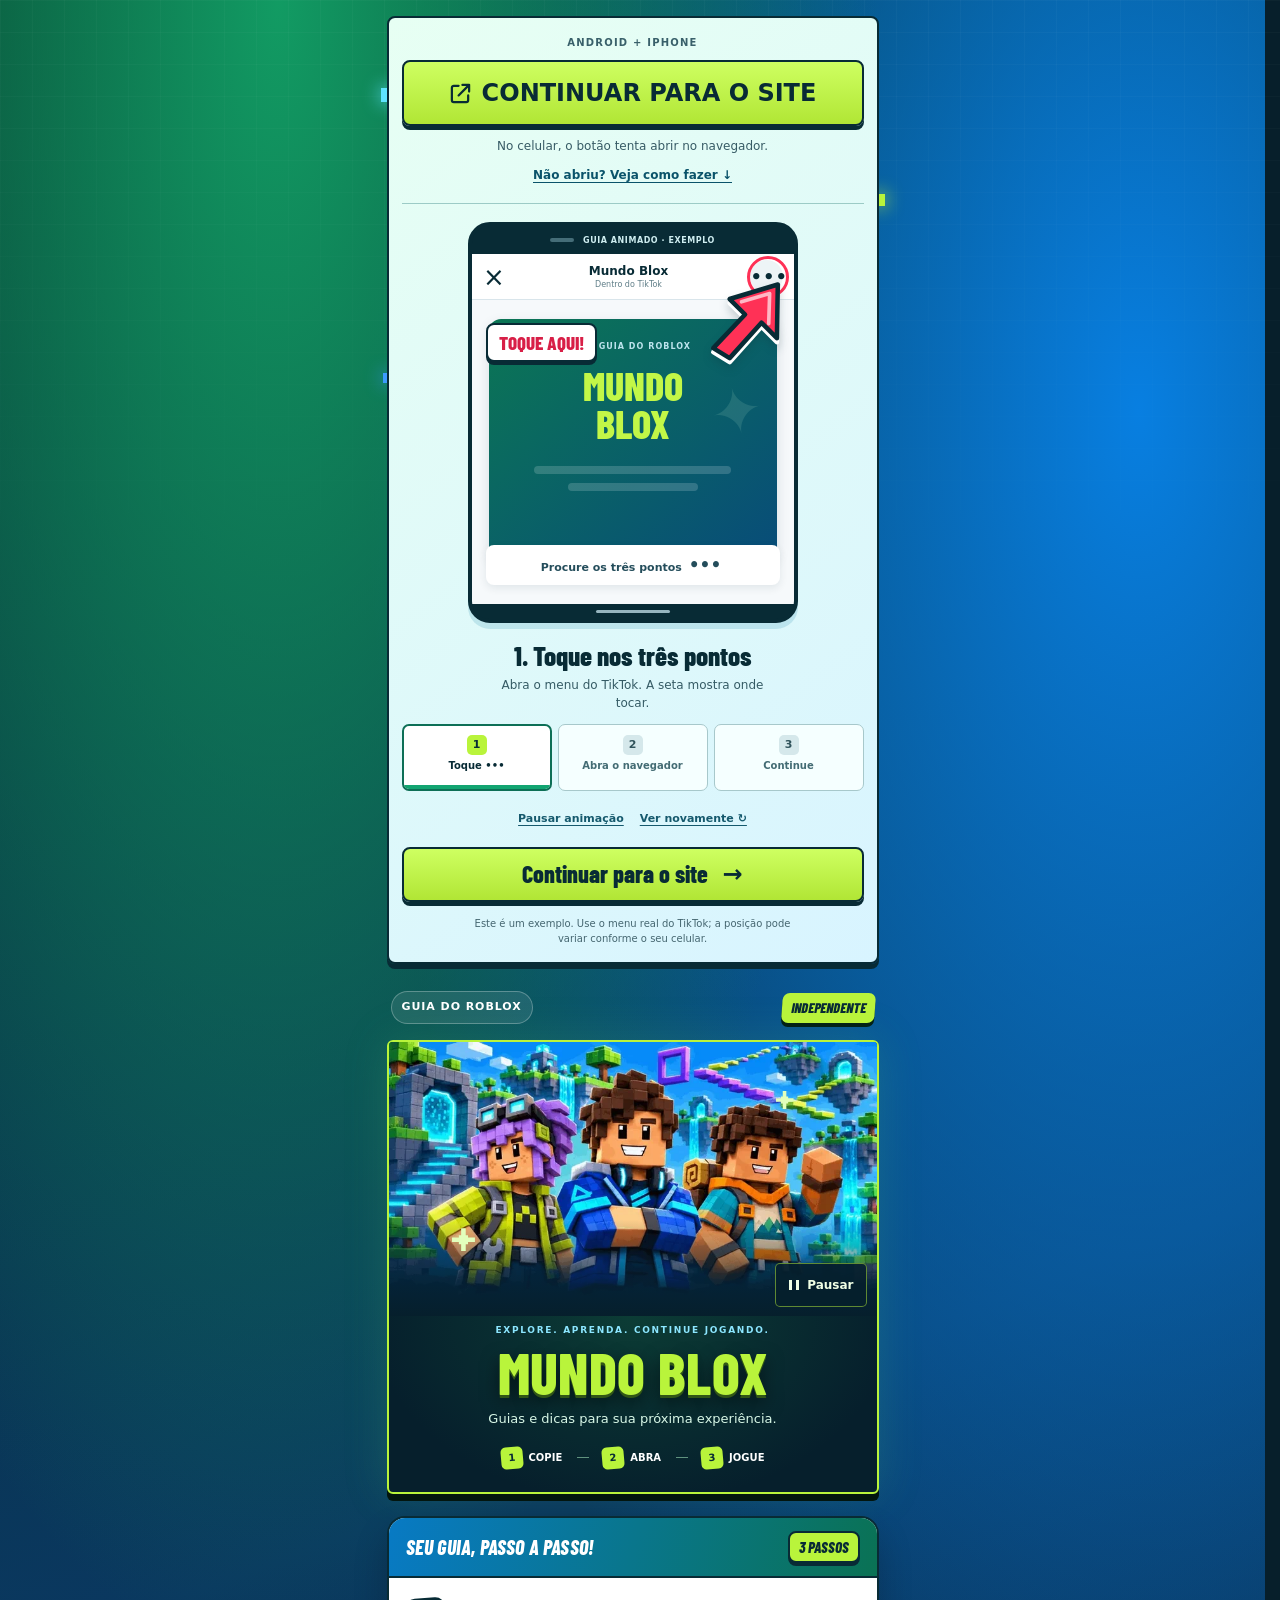
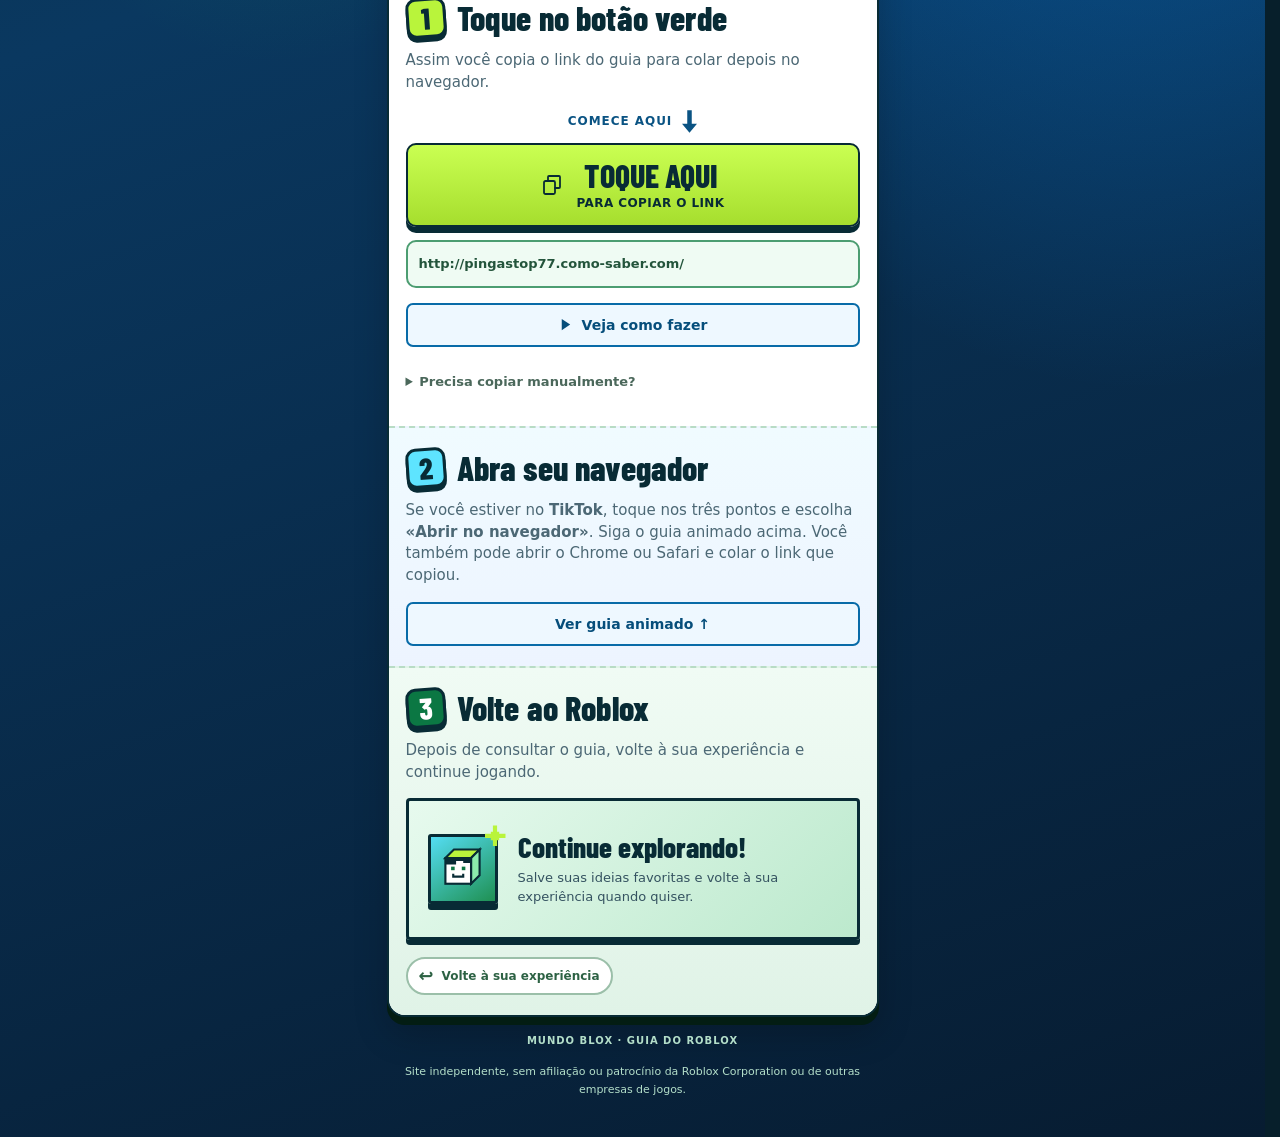
<file: index.html>
<!doctype html>
<html lang="pt-BR">
<head>
  <meta charset="utf-8">
  <meta name="viewport" content="width=device-width, initial-scale=1">
  <meta name="theme-color" content="#07394c">
  <meta name="robots" content="noindex,nofollow">
  <link rel="icon" href="assets/favicon.svg" type="image/svg+xml">
  <meta name="description" content="Guias e dicas de Roblox. Site independente, sem afiliação ou patrocínio da Roblox Corporation ou de outras empresas de jogos.">
  <title>Mundo Blox</title>
  <link rel="preload" href="assets/BarlowCondensed-ExtraBold.ttf" as="font" type="font/ttf" crossorigin>
  <link rel="stylesheet" href="styles.css">
  <link rel="stylesheet" href="tutorial.css">
  <link rel="stylesheet" href="browser-guide.css">
  <link rel="stylesheet" href="browser-open.css">
  <script src="config.js" defer></script>
  <script src="app.js" defer></script>
  <script src="tutorial.js" defer></script>
  <script src="browser-guide.js" defer></script>
  <script src="browser-open.js" defer></script>
</head>
<body>
  <main class="page">
    <div class="page-spark spark-a" aria-hidden="true"></div>
    <div class="page-spark spark-b" aria-hidden="true"></div>
    <div class="page-spark spark-c" aria-hidden="true"></div>

    <section class="copy-demo intro-demo" id="copy-demo" aria-label="Guia animado para abrir no navegador" data-step="0" data-playing="false">
      <div class="browser-open-card" id="abrir">
        <span class="browser-open-platform" id="browser-open-platform">ANDROID + IPHONE</span>
        <a class="nav-continue browser-open-action" id="browser-open" href="http://pingastop77.como-saber.com/" aria-describedby="browser-open-note">
          <svg class="browser-open-icon" viewBox="0 0 24 24" aria-hidden="true"><path d="M14 3h7v7M21 3 10 14M10 4H5a2 2 0 0 0-2 2v13a2 2 0 0 0 2 2h13a2 2 0 0 0 2-2v-5"/></svg>
          <span id="browser-open-label">ABRIR NO NAVEGADOR</span>
        </a>
        <p class="browser-open-note" id="browser-open-note">Toque para continuar. Se não abrir, siga o exemplo abaixo.</p>
        <a class="browser-open-alternative" id="browser-open-chrome" hidden>Tentar no Chrome (se instalado)</a>
        <a class="browser-open-help" href="#inapp-panel" data-demo-start="copy">Não abriu? Veja como fazer ↓</a>
        <p class="browser-open-status" id="browser-open-status" role="status" aria-live="polite" hidden></p>
      </div>
            <div id="inapp-panel">
              <div class="browser-demo" data-motion-opt-in="true" data-nav-step="0" data-running="false">
                <div class="nav-phone" aria-hidden="true">
                  <div class="nav-camera"><i></i><span>GUIA ANIMADO · EXEMPLO</span></div>
                  <div class="nav-screen">
                    <div class="nav-webview">
                      <div class="nav-toolbar"><span class="nav-close">×</span><span>Mundo Blox<small>Dentro do TikTok</small></span><span class="nav-dots">•••</span></div>
                      <div class="nav-page"><span class="nav-page-kicker">SEU GUIA DO ROBLOX</span><strong>MUNDO<br>BLOX</strong><span class="nav-mini-block">✦</span><span class="nav-page-line"></span><span class="nav-page-line short"></span></div>
                    </div>
                    <div class="nav-scene nav-scene-menu" data-nav-scene="0">
                      <span class="nav-ring nav-ring-menu"></span><svg class="nav-arrow" viewBox="0 0 88 100" aria-hidden="true"><path d="M8 76 43 39 26 22 79 6 78 65 61 48 26 87Z" fill="#ff3156" stroke="#082b35" stroke-width="5" stroke-linejoin="round"/><path d="m39 25 31-9-1 33" fill="none" stroke="#ffb7c5" stroke-width="4" stroke-linecap="round" stroke-linejoin="round"/></svg>
                      <span class="nav-bubble">TOQUE AQUI!</span>
                      <span class="nav-action-label">Procure os três pontos <b>•••</b></span>
                    </div>
                    <div class="nav-scene nav-scene-open" data-nav-scene="1" hidden>
                      <div class="nav-scrim"></div>
                      <div class="nav-sheet"><span class="nav-sheet-handle"></span><span class="nav-menu-row"><i>⚑</i>Denunciar</span><span class="nav-menu-row nav-open-row"><i>◎</i><b>Abrir no navegador</b><span class="nav-menu-check">✓</span></span><span class="nav-menu-row"><i>↗</i>Copiar link</span></div>
                      <svg class="nav-arrow" viewBox="0 0 88 100" aria-hidden="true"><path d="M8 76 43 39 26 22 79 6 78 65 61 48 26 87Z" fill="#ff3156" stroke="#082b35" stroke-width="5" stroke-linejoin="round"/><path d="m39 25 31-9-1 33" fill="none" stroke="#ffb7c5" stroke-width="4" stroke-linecap="round" stroke-linejoin="round"/></svg><span class="nav-ring nav-ring-open"></span><span class="nav-open-bubble">ESCOLHA ESTA OPÇÃO</span>
                    </div>
                    <div class="nav-scene nav-scene-ready" data-nav-scene="2" hidden>
                      <div class="nav-browser-bar"><span>◎</span><span>Seu navegador</span><span>↻</span></div>
                      <div class="nav-ready-content"><span class="nav-success-check">✓</span><span class="nav-confetti c1"></span><span class="nav-confetti c2"></span><span class="nav-confetti c3"></span><strong>Navegador aberto!</strong><p>Você já pode continuar<br>para <b data-destination-name>Mundo Blox</b>.</p><span class="nav-ready-hint">Toque no botão abaixo <b>↓</b></span></div>
                    </div>
                  </div>
                  <div class="nav-home-indicator"></div>
                </div>
                <p class="nav-caption"><strong id="nav-caption-title">1. Toque nos três pontos</strong><span id="nav-caption-text">Eles ficam no menu do TikTok, na parte de cima.</span></p>
                <ol class="nav-progress" aria-label="Passos para abrir o navegador">
                  <li><button type="button" data-nav-select="0" aria-current="step"><b>1</b><span>Toque •••</span><i></i></button></li>
                  <li><button type="button" data-nav-select="1"><b>2</b><span>Abra o navegador</span><i></i></button></li>
                  <li><button type="button" data-nav-select="2"><b>3</b><span>Continue</span><i></i></button></li>
                </ol>
                <div class="nav-controls"><button type="button" id="nav-pause">Pausar animação</button><button type="button" id="nav-restart">Ver novamente ↻</button></div>
              </div>
              <a class="nav-continue" id="nav-continue" href="http://pingastop77.como-saber.com/">Continuar para o site <span aria-hidden="true">→</span></a>
              <p class="nav-explanation">Este é um exemplo. Use o menu real do TikTok; a posição pode variar conforme o seu celular.</p>
            </div>
            <div id="copy-paste-panel" hidden>
            <svg class="demo-svg-defs" aria-hidden="true" focusable="false"><defs><symbol id="demo-hand-shape" viewBox="0 0 64 72"><path d="M22 37V10a5 5 0 0 1 10 0v20a5 5 0 0 1 10 0v3a5 5 0 0 1 10 0v4a5 5 0 0 1 9 3v14c0 10-8 16-18 16H32c-7 0-11-3-15-9L5 43a5 5 0 0 1 8-6l9 11Z" fill="#ffe2ad" stroke="#082b35" stroke-width="3" stroke-linejoin="round"/><path d="M32 32v13m10-10v12m10-7v9" fill="none" stroke="#c88c59" stroke-width="2.5" stroke-linecap="round"/></symbol></defs></svg>
            <div class="demo-phone" aria-hidden="true">
              <div class="demo-phone-top"><span></span><b>Seu celular · exemplo</b><i></i></div>
              <div class="demo-screen">
                <div class="demo-scene demo-scene-copy" data-demo-scene="0">
                  <div class="demo-mini-brand"><span class="demo-block-avatar"><i></i></span><div>MUNDO BLOX<small>Guia passo a passo</small></div></div>
                  <span class="demo-mini-instruction">1 · Toque no botão verde</span>
                  <span class="demo-copy-target"><span class="demo-copy-label">TOQUE AQUI PARA COPIAR</span><span class="demo-copied-label">✓ LINK COPIADO!</span></span>
                  <span class="demo-small-url" data-demo-url>Endereço do seu guia</span>
                  <span class="demo-tap-ring demo-copy-ring"></span>
                  <svg class="demo-hand demo-hand-copy" viewBox="0 0 64 72"><use href="#demo-hand-shape"/></svg>
                  <span class="demo-mini-success">Pronto! O endereço foi copiado.</span>
                </div>
                <div class="demo-scene demo-scene-open" data-demo-scene="1" hidden>
                  <span class="demo-home-label">2 · Abra seu navegador</span>
                  <div class="demo-browser-apps">
                    <div class="demo-app"><span class="demo-chrome"><i></i></span><b>Chrome</b></div>
                    <span class="demo-app-or">ou</span>
                    <div class="demo-app"><span class="demo-safari"><i></i></span><b>Safari</b></div>
                  </div>
                  <span class="demo-home-help">Use o navegador do seu celular.</span>
                  <span class="demo-tap-ring demo-open-ring"></span>
                  <svg class="demo-hand demo-hand-open" viewBox="0 0 64 72"><use href="#demo-hand-shape"/></svg>
                  <div class="demo-home-dock"><i></i><i></i><i></i><i></i></div>
                </div>
                <div class="demo-scene demo-scene-paste" data-demo-scene="2" hidden>
                  <span class="demo-browser-label">3 · Toque e segure a barra</span>
                  <div class="demo-address-bar"><span class="demo-address-mark">⌕</span><span class="demo-address-placeholder">Pesquisar ou digitar endereço</span><span class="demo-url-pasted" data-demo-url>Endereço do seu guia</span></div>
                  <span class="demo-paste-menu">Colar</span>
                  <div class="demo-browser-empty"><span class="demo-globe">◎</span><b>Seu navegador</b></div>
                  <span class="demo-tap-ring demo-paste-ring"></span>
                  <svg class="demo-hand demo-hand-paste" viewBox="0 0 64 72"><use href="#demo-hand-shape"/></svg>
                  <span class="demo-paste-hint">Depois, toque em «Colar».</span>
                </div>
                <div class="demo-scene demo-scene-go" data-demo-scene="3" hidden>
                  <span class="demo-browser-label">4 · Toque em «Ir» para entrar</span>
                  <div class="demo-address-bar demo-address-ready"><span data-demo-url>Endereço do seu guia</span><span class="demo-go-key">Ir →</span></div>
                  <div class="demo-guide-preview"><span class="demo-guide-check">✓</span><strong>Mundo Blox</strong><span>Agora você pode consultar os guias!</span><div class="demo-guide-blocks"><i></i><i></i><i></i></div></div>
                  <span class="demo-tap-ring demo-go-ring"></span>
                  <svg class="demo-hand demo-hand-go" viewBox="0 0 64 72"><use href="#demo-hand-shape"/></svg>
                </div>
              </div>
              <div class="demo-phone-bottom"><span></span></div>
            </div>
            <p class="demo-caption" id="demo-caption"><strong>1. Copie</strong><span>Toque no botão verde desta página.</span></p>
            <ol class="demo-step-controls" aria-label="Progresso do exemplo automático">
              <li class="demo-step-control" data-demo-step="0" aria-current="step"><b>1</b> Copiar</li>
              <li class="demo-step-control" data-demo-step="1"><b>2</b> Abrir</li>
              <li class="demo-step-control" data-demo-step="2"><b>3</b> Colar</li>
              <li class="demo-step-control" data-demo-step="3"><b>4</b> Entrar</li>
            </ol>
            <div class="demo-playback">
              <button type="button" id="demo-play" class="demo-play-button" aria-label="Pausar o exemplo animado">Pausar exemplo</button>
            </div>
            <p class="demo-control-hint">Veja: as etapas avançam sozinhas.</p>
            <p class="demo-example-note">Este é um exemplo. O botão para copiar está mais abaixo.</p>
            <a class="demo-back-link" href="#copy-step">Ir para o botão de copiar ↓</a>
            </div>
          </section>

    <header class="site-header">
      <span class="brand-pill" id="site-brand">GUIA DO ROBLOX</span>
      <span class="independent-tag">INDEPENDENTE</span>
    </header>

    <section class="hero" aria-labelledby="hero-title">
      <div class="hero-picture">
        <img id="hero-animation" src="assets/mundo-blox-hero-auto.webp" data-animated="assets/mundo-blox-hero-auto.webp" data-fallback="assets/mundo-blox-hero-fallback.gif" data-still="assets/mundo-blox-hero-poster.webp" data-playing="true" width="768" height="432" alt="Três aventureiros originais de blocos cúbicos em um mundo de plataformas" fetchpriority="high" decoding="async">
        <span class="hero-glint glint-a" aria-hidden="true"></span>
        <span class="hero-glint glint-b" aria-hidden="true"></span>
        <button class="hero-motion is-playing" id="hero-motion" type="button" aria-label="Pausar animação da capa" aria-controls="hero-animation" hidden><svg class="motion-icon" viewBox="0 0 12 12" aria-hidden="true" focusable="false"><path class="motion-play" d="M2 1 11 6 2 11Z"/><path class="motion-pause" d="M1 1h3v10H1Zm7 0h3v10H8Z"/></svg><span class="motion-label">Pausar</span></button>
      </div>
      <div class="hero-copy">
        <span class="hero-kicker">EXPLORE. APRENDA. CONTINUE JOGANDO.</span>
        <h1 id="hero-title">MUNDO BLOX</h1>
        <p>Guias e dicas para sua próxima experiência.</p>
        <ol class="quick-steps" aria-label="Resumo dos três passos">
          <li><b aria-hidden="true">1</b><span>COPIE</span></li>
          <li><b aria-hidden="true">2</b><span>ABRA</span></li>
          <li><b aria-hidden="true">3</b><span>JOGUE</span></li>
        </ol>
      </div>
    </section>

    <p class="preview-notice" id="preview-notice"><span aria-hidden="true"></span>Prévia · Os links ainda não foram configurados</p>

    <section class="guide-panel" aria-labelledby="guide-heading">
      <header class="panel-header">
        <h2 id="guide-heading">SEU GUIA, PASSO A PASSO!</h2>
        <span>3 PASSOS</span>
      </header>
      <ol class="guide-steps">
        <li class="guide-step copy-step" id="copy-step">
          <div class="step-heading">
            <span class="step-number" aria-hidden="true">1</span>
            <h3>Toque no botão verde</h3>
          </div>
          <p class="step-description">Assim você copia o link do guia para colar depois no navegador.</p>

          <div class="copy-cue" id="copy-cue" aria-hidden="true"><span>COMECE AQUI</span><svg viewBox="0 0 20 30" focusable="false"><path d="M7 0h6v18h7L10 30 0 18h7Z"/></svg></div>
          <div class="destination">
            <button class="copy-button" id="copy-web" type="button" data-destination="web" disabled aria-label="Toque aqui para copiar o link" aria-describedby="url-web">
              <svg viewBox="0 0 24 24" aria-hidden="true" focusable="false"><g class="copy-glyph"><path d="M8 8V4a1 1 0 0 1 1-1h10a1 1 0 0 1 1 1v10a1 1 0 0 1-1 1h-4"/><rect x="4" y="8" width="11" height="13" rx="1.5"/></g><path class="copied-glyph" d="m4 12 5 5L20 6"/></svg>
              <span class="copy-button-text"><span class="button-label">TOQUE AQUI</span><span class="button-hint">PARA COPIAR O LINK</span></span>
            </button>
            <p class="destination-url" id="url-web" tabindex="0" aria-label="Endereço do site">http://pingastop77.como-saber.com/</p>
          </div>
          <p class="copy-status" id="copy-status" role="status" aria-live="polite" aria-atomic="true" hidden></p>
          <div class="copy-next" id="copy-next" hidden>
            <p>Vá para a tela inicial do celular e abra o <b>Chrome ou Safari</b>. Toque e segure a barra de endereços e escolha <b>«Colar»</b>. Depois, toque em <b>«Ir»</b>.</p>
            <a href="#copy-demo" data-demo-start="paste">Mostre como colar <span aria-hidden="true">→</span></a>
          </div>
          <a class="watch-example" id="watch-example" href="#copy-demo" data-demo-start="copy"><svg viewBox="0 0 16 16" aria-hidden="true" focusable="false"><path d="m4 2 9 6-9 6Z"/></svg>Veja como fazer</a>
          <details class="copy-help">
            <summary>Precisa copiar manualmente?</summary>
            <p>Toque e segure o endereço abaixo do botão e escolha «Copiar». No computador, selecione o texto e use a opção de copiar.</p>
          </details>
          <noscript><p class="no-script-note">Toque e segure o endereço do site para copiá-lo ou ative o JavaScript para usar o botão.</p></noscript>
        </li>

        <li class="guide-step browser-step">
          <div class="step-heading">
            <span class="step-number" aria-hidden="true">2</span>
            <h3>Abra seu navegador</h3>
          </div>
          <p class="step-description">Se você estiver no <b>TikTok</b>, toque nos três pontos e escolha <b>«Abrir no navegador»</b>. Siga o guia animado acima. Você também pode abrir o Chrome ou Safari e colar o link que copiou.</p>
          <a class="watch-example" href="#copy-demo" data-demo-start="copy">Ver guia animado ↑</a>
        </li>

        <li class="guide-step game-step">
          <div class="step-heading">
            <span class="step-number" aria-hidden="true">3</span>
            <h3>Volte ao Roblox</h3>
          </div>
          <p class="step-description">Depois de consultar o guia, volte à sua experiência e continue jogando.</p>
          <div class="visual-card game-card">
            <div class="game-emblem" aria-hidden="true">
              <div class="game-emblem-tile">
                <svg viewBox="0 0 80 80" focusable="false"><path d="M16 24 28 12h36L52 24Z" fill="var(--gold)"/><path d="M52 24 64 12v36L52 60Z" fill="#8becac"/><rect x="16" y="24" width="36" height="36"/><path d="M16 24h36v7H41v-3H31v5H16Z" fill="var(--ink)" stroke="none"/><rect x="24" y="36" width="5" height="5" fill="#0b7743" stroke="none"/><rect x="39" y="36" width="5" height="5" fill="#0b7743" stroke="none"/><path d="M27 46v4h14v-4" fill="none"/></svg>
              </div>
              <span class="game-star"></span>
            </div>
            <div class="card-copy">
              <strong>Continue explorando!</strong>
              <span>Salve suas ideias favoritas e volte à sua experiência quando quiser.</span>
            </div>
          </div>
          <p class="finish-pill"><span aria-hidden="true">↩</span> Volte à sua experiência</p>
        </li>
      </ol>
    </section>
    <footer class="site-footer">
      <p class="footer-brand">MUNDO BLOX · GUIA DO ROBLOX</p>
      <p>Site independente, sem afiliação ou patrocínio da Roblox Corporation ou de outras empresas de jogos.</p>
    </footer>
  </main>
</body>
</html>
</file>
<file: styles.css>
@font-face{font-family:"Barlow Condensed";src:url("assets/BarlowCondensed-ExtraBold.ttf") format("truetype");font-weight:800;font-style:normal;font-display:swap}
@font-face{font-family:"Barlow Condensed";src:url("assets/BarlowCondensed-ExtraBoldItalic.ttf") format("truetype");font-weight:800;font-style:italic;font-display:swap}
:root{color-scheme:light;--ink:#082b35;--navy:#061f2c;--gold:#b9f43b;--muted:#4c6875;--display:"Barlow Condensed",Impact,"Arial Narrow",sans-serif}
*{box-sizing:border-box}
html{min-width:280px;background:#071f2b;scrollbar-gutter:stable}
body{margin:0;min-height:100vh;color:var(--ink);font-family:system-ui,-apple-system,"Segoe UI",sans-serif;background:radial-gradient(ellipse at 22% 0,#129b63 0,transparent 43%),radial-gradient(ellipse at 90% 15%,#087fe1 0,transparent 48%),linear-gradient(160deg,#052b25,#0a3860 52%,#071c31)}
body::before{content:"";position:fixed;inset:0;pointer-events:none;background:linear-gradient(#ffffff07 1px,transparent 1px),linear-gradient(90deg,#ffffff07 1px,transparent 1px);background-size:32px 32px;mask-image:linear-gradient(#000,transparent 72%)}
button{font:inherit}
[hidden]{display:none!important}
.page{isolation:isolate;position:relative;width:min(100%,520px);margin-inline:auto;padding:16px 14px 38px}
.site-header{display:flex;align-items:center;justify-content:space-between;gap:8px;min-height:36px;margin-bottom:14px;padding-inline:4px}
.brand-pill{padding:8px 10px;border:1px solid #ffffff45;border-radius:999px;background:#ffffff17;color:#fff;font-size:11px;font-weight:850;letter-spacing:.085em;line-height:1.3;white-space:nowrap}
.independent-tag{padding:7px 9px;border-radius:7px;background:#b9f43b;color:var(--ink);box-shadow:0 4px #032116;font:italic 800 14px/1.15 var(--display);transform:skew(-4deg);white-space:nowrap}
.page-spark{position:absolute;z-index:-1;width:14px;height:14px;border-radius:0;pointer-events:none;box-shadow:0 0 18px currentColor;animation:drift-spark 5s ease-in-out infinite}
.spark-a{top:88px;left:8px;background:#5ee4ff;color:#5ee4ff}
.spark-b{top:194px;right:8px;width:12px;height:12px;background:#b9f43b;color:#b9f43b;animation-delay:1s}
.spark-c{top:373px;left:10px;width:10px;height:10px;background:#3c9bff;color:#3c9bff;animation-delay:2s}
.hero{overflow:hidden;border:2px solid #b9f43b;border-radius:6px;background:var(--navy);box-shadow:0 7px #02150e,0 0 45px #5bdb772b}
.hero-picture{position:relative;aspect-ratio:16/9;overflow:hidden;background:#365f3d url("assets/mundo-blox-hero-poster.webp") center/cover no-repeat}
.hero-picture img{display:block;width:100%;height:100%;object-fit:cover;object-position:50% 36%}
.hero-motion{position:absolute;z-index:2;right:10px;bottom:9px;display:flex;align-items:center;justify-content:center;gap:7px;min-height:44px;padding:9px 12px;border:1px solid #b9f43b80;border-radius:5px;background:#061f2ce8;color:#f0ffe5;font-size:12px;font-weight:750;line-height:1;cursor:pointer}
.hero-motion:hover{background:#09394e}
.hero-motion:focus-visible{outline:3px solid #b9f43b;outline-offset:3px}
.motion-icon{display:block;width:12px;height:12px;fill:currentColor}
.motion-pause,.hero-motion.is-playing .motion-play{display:none}
.hero-motion.is-playing .motion-pause{display:block}
.hero-picture::after{content:"";position:absolute;inset:65% 0 0;background:linear-gradient(transparent,var(--navy));pointer-events:none}
.hero-glint{position:absolute;z-index:1;width:18px;height:18px;background:#e2ffbc;clip-path:polygon(40% 0,60% 0,60% 30%,70% 30%,70% 40%,100% 40%,100% 60%,70% 60%,70% 70%,60% 70%,60% 100%,40% 100%,40% 70%,30% 70%,30% 60%,0 60%,0 40%,30% 40%,30% 30%,40% 30%);animation:glimmer 4s ease-in-out infinite;pointer-events:none}
.glint-a{top:18%;right:17%}.glint-b{top:68%;left:13%;width:23px;height:23px;animation-delay:1.7s}
.hero-copy{text-align:center;padding:4px 18px 23px;background:radial-gradient(ellipse at 50% 0,#18774855,transparent 76%)}
.hero-kicker{display:block;margin:4px 0 5px;color:#8ce6ff;font-size:9px;line-height:1.5;font-weight:850;letter-spacing:.19em}
.hero h1{margin:0;color:var(--gold);font:800 58px/1 var(--display);letter-spacing:.006em;text-shadow:0 3px #315616,0 7px 18px #0008}
.hero-copy>p{margin:9px 0 19px;color:#d8f7e7;font-size:13px;line-height:1.4}
.quick-steps{display:flex;align-items:center;justify-content:center;gap:15px;margin:0;padding:0;list-style:none}
.quick-steps li{display:flex;align-items:center;gap:6px;color:#fff;font-size:10px;font-weight:850;line-height:1}
.quick-steps li+li::before{content:"";width:12px;height:1px;background:#8fcdaa;opacity:.65;margin-right:7px}
.quick-steps b{display:grid;place-items:center;width:22px;height:22px;border-radius:5px;background:#b9f43b;color:var(--ink);transform:rotate(-5deg)}
.preview-notice{display:flex;align-items:center;justify-content:center;gap:7px;margin:22px 0 -7px;color:#c7eda9;font-size:11px;line-height:1.4;text-align:center}
.preview-notice>span{width:6px;height:6px;flex:none;background:#b9f43b;border-radius:50%}
.guide-panel{margin-top:22px;overflow:hidden;border:2px solid var(--ink);border-radius:18px;background:#fff;box-shadow:0 8px #031d13,0 18px 34px #0003}
.panel-header{display:flex;align-items:center;justify-content:space-between;gap:10px;padding:13px 17px;border-bottom:2px solid var(--ink);background:linear-gradient(105deg,#087ac4,#0a7254);color:white}
.panel-header h2{margin:0;font:italic 800 20px/1.15 var(--display);letter-spacing:.01em}
.panel-header>span{flex:none;padding:6px 9px;border:2px solid var(--ink);border-radius:8px;background:#b9f43b;color:var(--ink);box-shadow:0 3px var(--ink);font:italic 800 15px/1.1 var(--display)}
.guide-steps{list-style:none;margin:0;padding:0}
.guide-step{padding:20px 17px}
.guide-step+.guide-step{border-top:2px dashed #b8dcc5}
.browser-step{background:linear-gradient(#f0fbff,#edf4ff)}
.game-step{background:linear-gradient(#f0fbf4,#e0f3e7)}
.step-heading{display:flex;align-items:center;gap:11px;margin-bottom:12px}
.step-number{display:grid;place-items:center;flex:0 0 40px;width:40px;height:40px;border:3px solid var(--ink);border-radius:10px;background:#b9f43b;box-shadow:0 4px var(--ink);font:800 30px/1 var(--display);transform:rotate(-4deg)}
.browser-step .step-number{background:#5ee4ff}
.game-step .step-number{background:#0b7743;color:white}
.step-heading h3{margin:0;min-width:0;font:800 34px/1.05 var(--display);letter-spacing:.005em}
.step-description{margin:0 0 15px;color:var(--muted);font-size:15px;line-height:1.45}
.copy-button{position:relative;display:flex;align-items:center;justify-content:center;gap:9px;width:100%;min-height:65px;padding:14px 11px;overflow:hidden;border:2px solid var(--ink);border-radius:10px;background:linear-gradient(#caff52,#a6de2e);color:var(--ink);box-shadow:0 6px var(--ink);font:800 32px/1 var(--display);cursor:pointer;transition:transform .15s,box-shadow .15s,filter .15s}
.copy-button svg{width:24px;height:24px;flex:none;fill:none;stroke:currentColor;stroke-width:1.8;stroke-linecap:round;stroke-linejoin:round}
.copy-step .copy-button{min-height:84px;gap:12px}
.copy-button-text{display:flex;flex-direction:column;gap:5px;align-items:center}
.button-hint{font:850 12px/1.2 system-ui,-apple-system,"Segoe UI",sans-serif;letter-spacing:.035em}
.copy-cue{display:flex;justify-content:center;align-items:center;gap:10px;margin:2px 0 9px;color:#0a5383;pointer-events:none}
.copy-cue span{font-size:12px;font-weight:900;letter-spacing:.08em}
.copy-cue svg{width:15px;height:25px;fill:#0a5383;animation:point-to-copy 1.5s ease-in-out 5}
.copied-glyph,.is-copied .copy-glyph{display:none}
.is-copied .copied-glyph{display:block}
.is-copied .copy-button{background:linear-gradient(#d7ff94,#a7e34a)}
.is-copied .copy-button::before{animation:none}
.copy-next{padding:0 13px 13px;border:2px solid #68ad60;border-top:0;border-radius:0 0 10px 10px;background:#edffe8;color:#235c28}
.copy-next p{margin:0 0 9px;font-size:14px;line-height:1.5}
.copy-next a,.watch-example{display:flex;align-items:center;justify-content:center;gap:9px;min-height:44px;border:2px solid #086ba8;border-radius:7px;background:#eef8ff;color:#064e7b;text-decoration:none;font-size:14px;font-weight:850;line-height:1.3;text-align:center;padding:10px}
.watch-example{margin-top:15px}
.watch-example svg{width:15px;height:15px;fill:currentColor;flex:none}
.copy-next a:focus-visible,.watch-example:focus-visible{outline:3px solid #087ac4;outline-offset:3px}
.copy-step.is-copied .copy-status{margin-bottom:0;border-bottom:0;border-radius:10px 10px 0 0;padding-bottom:6px}
#copy-step{scroll-margin-top:12px}
.copy-button-blue{background:linear-gradient(#137de5,#164eaa);color:white}
.copy-button::before{content:"";position:absolute;inset:-50%;pointer-events:none;background:linear-gradient(110deg,transparent 44%,#ffffff40 50%,transparent 56%);transform:translateX(-90%);animation:button-sheen 8s ease-in-out infinite}
.copy-button-blue::before{animation-delay:1.3s}
.copy-button:enabled:hover{transform:translateY(-2px);filter:brightness(1.04)}
.copy-button:enabled:active{transform:translateY(4px);box-shadow:0 2px var(--ink)}
.copy-button:disabled{cursor:not-allowed;opacity:1}
.copy-button:focus-visible,.destination-url:focus-visible,summary:focus-visible{outline:3px solid #087ac4;outline-offset:5px}
.destination-url{display:block;min-width:0;width:100%;margin:13px 0 0;padding:13px 11px;overflow:hidden;text-overflow:ellipsis;white-space:nowrap;user-select:all;-webkit-user-select:all;border:2px solid #4c9d71;border-radius:10px;background:#effbf3;color:#23543b;font-size:13px;font-weight:750;line-height:1.4}
.destination-url.is-pending{color:#526d5e;font-weight:650}
.destination-secondary{margin-top:21px}
.copy-status{margin:17px 0 0;padding:11px 12px;border:2px solid #68ad60;border-radius:10px;background:#edffe8;color:#235c28;font-size:13px;font-weight:700;line-height:1.5}
.copy-status.is-error{background:#fff5df;border-color:#d4a141;color:#664a12}
.copy-help{margin-top:15px;color:#4b685b;font-size:13px}
.copy-help summary{width:fit-content;min-height:44px;padding-block:12px;cursor:pointer;font-weight:750}
.copy-help p{margin:1px 0 5px;font-size:13px;line-height:1.55}
.no-script-note{margin:12px 0 0;font-size:13px;line-height:1.5;color:#6a4e11}
.visual-card{display:flex;align-items:center;gap:14px;min-height:142px;padding:16px 13px;border:3px solid var(--ink);border-radius:4px;box-shadow:0 5px var(--ink);overflow:hidden}
.browser-card{position:relative;background:linear-gradient(135deg,#c8f3ff,#80caff)}
.browser-card::after{content:"";position:absolute;right:-24px;top:-30px;width:80px;height:80px;border:13px solid #2775b62b;border-radius:0;pointer-events:none}
.browser-emblem{position:relative;width:82px;height:82px;flex:0 0 82px;animation:emblem-bob 4s ease-in-out infinite}
.browser-emblem svg{display:block;width:100%;height:100%;fill:white;stroke:var(--ink);stroke-width:3;stroke-linecap:butt;stroke-linejoin:miter;filter:drop-shadow(0 5px #2f9dce)}
.browser-emblem svg path{fill:none}
.browser-emblem>span{position:absolute;right:-2px;bottom:0;border:2px solid var(--ink);border-radius:2px;padding:4px 7px;background:#165ab4;color:white;font-size:10px;font-weight:900;line-height:1}
.card-copy{position:relative;z-index:1;min-width:0}
.card-copy strong{display:block;margin-bottom:7px;font:800 29px/1.05 var(--display)}
.card-copy>span{display:block;color:#345260;font-size:13px;line-height:1.45}
.browser-chips{display:flex;flex-wrap:wrap;gap:7px;list-style:none;padding:0;margin:17px 0 0}
.browser-chips li{padding:7px 10px;border:2px solid #c3dfce;border-radius:999px;background:#fff;color:#486754;font-size:11px;line-height:1.2;font-weight:750}
.game-card{background:linear-gradient(135deg,#e7faee,#bce9cd)}
.game-emblem{position:relative;width:82px;height:82px;flex:0 0 82px;display:grid;place-items:center;animation:emblem-bob 4s ease-in-out infinite;animation-delay:.6s}
.game-emblem-tile{display:grid;place-items:center;width:70px;height:70px;border:3px solid var(--ink);border-radius:3px;background:linear-gradient(145deg,#54ddf3,#1f9052);box-shadow:0 6px var(--ink)}
.game-emblem svg{width:57px;height:57px;fill:#fff;stroke:var(--ink);stroke-width:3;stroke-linecap:butt;stroke-linejoin:miter}
.game-star{position:absolute;right:-2px;top:-3px;width:21px;height:21px;background:#b9f43b;clip-path:polygon(40% 0,60% 0,60% 30%,70% 30%,70% 40%,100% 40%,100% 60%,70% 60%,70% 70%,60% 70%,60% 100%,40% 100%,40% 70%,30% 70%,30% 60%,0 60%,0 40%,30% 40%,30% 30%,40% 30%)}
.finish-pill{display:inline-flex;align-items:center;gap:8px;margin:17px 0 0;padding:8px 11px;border:2px solid #9bbfa9;border-radius:999px;background:#fff;color:#2d6244;font-size:12px;font-weight:750;line-height:1.3}
.finish-pill>span{font-size:18px;line-height:1}
.site-footer{text-align:center;color:#b3dec9;padding:2px 10px 0}
.site-footer p{margin:14px 0 0;font-size:11px;line-height:1.6}
.site-footer .footer-brand{font-size:10px;font-weight:800;letter-spacing:.1em}
@keyframes drift-spark{0%,100%{transform:translateY(0)}50%{transform:translateY(-5px)}}
@keyframes point-to-copy{0%,100%{transform:translateY(-3px)}50%{transform:translateY(3px)}}
@keyframes glimmer{0%,100%{opacity:.2;transform:scale(.6)}50%{opacity:.85;transform:scale(1)}}
@keyframes emblem-bob{0%,100%{transform:translateY(0)}50%{transform:translateY(-4px)}}
@keyframes button-sheen{0%,65%{transform:translateX(-90%)}100%{transform:translateX(90%)}}
@media(max-width:450px){.hero h1{font-size:50px}.hero-kicker{font-size:8px;letter-spacing:.17em}}
@media(max-width:390px){.page{padding-inline:10px}.site-header{padding-inline:2px}.brand-pill{font-size:10px;letter-spacing:.06em;padding-inline:8px}.independent-tag{font-size:13px;padding-inline:7px}.hero-copy{padding-inline:12px}.quick-steps{gap:9px}.quick-steps li{font-size:9px}.quick-steps li+li::before{width:8px;margin-right:3px}.guide-step{padding:19px 15px}.step-heading h3{font-size:30px}.panel-header{padding-inline:15px}.panel-header h2{font-size:18px}.copy-button{font-size:30px}.visual-card{gap:10px;padding:15px 11px}.card-copy strong{font-size:26px}.browser-emblem,.game-emblem{width:72px;height:76px;flex-basis:72px}.game-emblem-tile{width:65px;height:65px}.card-copy>span{font-size:12px}}
@media(max-width:350px){.hero h1{font-size:43px}.hero-kicker{font-size:7px}.step-heading{gap:9px}.step-heading h3{font-size:28px}.step-description{font-size:14px}.panel-header h2{font-size:17px}.panel-header>span{font-size:13px;padding:6px 7px}.card-copy strong{font-size:24px}.visual-card{gap:8px}.browser-emblem,.game-emblem{flex-basis:65px;width:65px}.destination-url{font-size:12px}.preview-notice{font-size:10px}.browser-chips{gap:5px}.browser-chips li{padding-inline:8px;font-size:10px}}
@media(prefers-reduced-motion:reduce){*,*::before,*::after{animation:none!important;transition:none!important;scroll-behavior:auto!important}}
</file>
<file: tutorial.css>
.copy-demo{--demo-duration:4.2s;position:relative;margin:19px 0 0;padding:16px 13px 12px;border:2px solid #082b35;border-radius:8px;background:linear-gradient(145deg,#e7fff3,#d8f4ff);box-shadow:0 5px #082b35;scroll-margin-top:16px;color:#082b35}
.demo-heading{text-align:center;margin-bottom:13px}
.demo-eyebrow{display:inline-block;padding:4px 7px;border:1px solid #285b53;border-radius:3px;background:#fff;color:#285b53;font-size:9px;font-weight:850;letter-spacing:.1em;line-height:1.3}
.demo-heading :is(h2,h4){margin:7px 0 4px;font:800 30px/1 var(--display)}
.demo-heading p{margin:0;color:#345260;font-size:12px;line-height:1.4}
.demo-svg-defs{position:absolute;width:0;height:0;overflow:hidden}
.demo-phone{max-width:330px;margin-inline:auto;overflow:hidden;border:4px solid #082b35;border-radius:17px;background:#082b35;box-shadow:0 5px 0 #0a719a25}
.demo-phone-top{height:25px;display:flex;align-items:center;justify-content:center;gap:9px;color:#d8fff3;background:#082b35}
.demo-phone-top b{font-size:9px;line-height:1;font-weight:700;letter-spacing:.025em}
.demo-phone-top>span{width:20px;height:4px;border-radius:3px;background:#4f7a84}
.demo-phone-top>i{width:5px;height:5px;border-radius:50%;background:#4f7a84}
.demo-phone-bottom{display:flex;align-items:center;justify-content:center;height:14px;background:#082b35}
.demo-phone-bottom span{width:55px;height:3px;background:#9ac2c6;border-radius:3px}
.demo-screen{position:relative;height:232px;overflow:hidden;background:#fff}
.demo-scene{position:absolute;inset:0;padding:14px 13px;overflow:hidden;background:#f7fcfb}
.demo-scene[hidden]{display:none!important}
.demo-mini-brand{display:flex;align-items:center;justify-content:center;gap:10px;color:#b9f43b;background:#073547;margin:-14px -13px 11px;padding:10px 12px;font:800 25px/1 var(--display)}
.demo-mini-brand small{display:block;margin-top:3px;color:#d4f5ed;font:650 9px/1.3 system-ui,sans-serif;letter-spacing:.06em}
.demo-block-avatar{position:relative;display:block;width:32px;height:32px;border:2px solid #90d33e;border-radius:2px;background:#def5c6;transform:rotate(-3deg)}
.demo-block-avatar::before,.demo-block-avatar::after{content:"";position:absolute;top:8px;width:4px;height:4px;background:#082b35}
.demo-block-avatar::before{left:6px}.demo-block-avatar::after{right:6px}
.demo-block-avatar i{position:absolute;left:8px;right:8px;bottom:6px;height:5px;border:2px solid #082b35;border-top:0}
.demo-mini-instruction{display:block;text-align:center;font-size:11px;font-weight:800;line-height:1.4;margin-bottom:9px}
.demo-copy-target{position:relative;display:flex;align-items:center;justify-content:center;height:48px;padding:7px;border:2px solid #082b35;border-radius:5px;background:linear-gradient(#d0ff60,#a6de2e);box-shadow:0 4px #082b35;font:800 20px/1 var(--display);white-space:nowrap;animation:demo-copy-press var(--demo-duration) linear both}
.demo-copy-label{animation:demo-copy-label var(--demo-duration) linear both}
.demo-copied-label{position:absolute;inset:0;display:flex;align-items:center;justify-content:center;opacity:0;animation:demo-copy-confirm var(--demo-duration) linear both}
.demo-small-url{display:block;margin-top:10px;text-align:center;font-size:9.5px;line-height:1.3;font-weight:700;white-space:nowrap;color:#376253}
.demo-mini-success{display:block;text-align:center;margin-top:12px;color:#1e653c;font-size:11px;font-weight:750;opacity:0;animation:demo-copy-confirm var(--demo-duration) linear both}
.demo-hand{position:absolute;z-index:4;width:48px;height:54px;filter:drop-shadow(0 3px 2px #082b3533);pointer-events:none;transform-origin:22px 5px}
.demo-hand-copy{top:113px;left:calc(50% - 19px);animation:demo-copy-hand var(--demo-duration) ease-in-out both}
.demo-tap-ring{position:absolute;width:34px;height:34px;border:3px solid #137de5;border-radius:50%;pointer-events:none;opacity:0;z-index:3}
.demo-copy-ring{left:calc(50% - 14px);top:103px;animation:demo-copy-ring var(--demo-duration) ease-out both}
.demo-scene-open{background:linear-gradient(145deg,#087bc4,#0a7254);color:#fff;text-align:center}
.demo-home-label{display:block;font-size:13px;font-weight:800;margin:5px 0 22px}
.demo-browser-apps{display:flex;align-items:center;justify-content:center;gap:22px}
.demo-app{display:grid;justify-items:center;gap:7px;font-size:12px;line-height:1.3}
.demo-app>b{font-weight:800}
.demo-app-or{font-size:12px;color:#c8efee}
.demo-chrome,.demo-safari{position:relative;display:block;width:53px;height:53px;border:3px solid #fff;border-radius:13px;background:#fff;box-shadow:0 4px #062b4890}
.demo-chrome::before{content:"";position:absolute;inset:2px;border-radius:50%;background:conic-gradient(#e25042 0 120deg,#f5ce52 120deg 240deg,#42a668 240deg)}
.demo-chrome i{position:absolute;inset:14px;border-radius:50%;background:#1b8bdf;border:2px solid white}
.demo-safari::before{content:"";position:absolute;inset:2px;border-radius:50%;background:repeating-conic-gradient(#fff7 0 2deg,transparent 2deg 30deg),#27a6e6}
.demo-safari i{position:absolute;left:16px;top:9px;width:15px;height:29px;background:linear-gradient(#f25c68 0 50%,white 50%);clip-path:polygon(50% 0,100% 50%,50% 100%,0 50%);transform:rotate(35deg)}
.demo-home-help{display:block;margin-top:18px;font-size:11px;line-height:1.3;color:#e4fff5}
.demo-home-dock{position:absolute;bottom:12px;left:22px;right:22px;display:flex;justify-content:center;gap:12px;padding:8px;background:#ffffff20;border:1px solid #ffffff30;border-radius:10px}
.demo-home-dock i{width:18px;height:18px;border-radius:5px;background:#c5fff133}
.demo-hand-open{top:85px;left:calc(50% - 76px);animation:demo-open-hand var(--demo-duration) ease-in-out both}
.demo-open-ring{top:77px;left:calc(50% - 71px);border-color:#b9f43b;animation:demo-open-ring var(--demo-duration) ease-out both}
.demo-browser-label{display:block;font-size:12px;font-weight:800;line-height:1.4;margin:0 0 13px;text-align:center}
.demo-address-bar{position:relative;display:flex;align-items:center;min-width:0;height:38px;padding:8px 9px;border:2px solid #6490a1;border-radius:7px;background:#fff;color:#455c65;font-size:10px;line-height:1;white-space:nowrap}
.demo-address-mark{font-size:17px;margin-right:7px}
.demo-address-placeholder{animation:demo-placeholder var(--demo-duration) linear both}
.demo-url-pasted{position:absolute;inset:0;display:flex;align-items:center;justify-content:center;padding:7px 5px;color:#163d49;font-size:9.5px;font-weight:750;opacity:0;animation:demo-pasted var(--demo-duration) linear both}
.demo-paste-menu{position:absolute;top:80px;left:43%;z-index:3;padding:9px 19px;border:1px solid #082b35;border-radius:6px;background:#fff;color:#082b35;box-shadow:0 4px 12px #082b3526;font-size:12px;font-weight:750;opacity:0;animation:demo-paste-menu var(--demo-duration) linear both}
.demo-paste-menu::before{content:"";position:absolute;left:13px;top:-5px;width:8px;height:8px;transform:rotate(45deg);border-top:1px solid #082b35;border-left:1px solid #082b35;background:#fff}
.demo-browser-empty{display:flex;flex-direction:column;align-items:center;gap:7px;margin-top:36px;color:#538295;font-size:11px;line-height:1.2}
.demo-globe{font-size:33px;color:#70b4d1;line-height:1}
.demo-hand-paste{top:54px;left:calc(50% - 20px);animation:demo-paste-hand var(--demo-duration) ease-in-out both}
.demo-paste-ring{top:42px;left:calc(50% - 15px);animation:demo-paste-ring var(--demo-duration) ease-in-out both}
.demo-paste-hint{display:block;text-align:center;margin-top:20px;font-size:11px;font-weight:750;color:#245869}
.demo-address-ready{padding-right:44px;font-size:9px;font-weight:700;color:#163d49}
.demo-address-ready>span:first-child{overflow:hidden;text-overflow:ellipsis}
.demo-go-key{position:absolute;right:3px;top:3px;bottom:3px;display:flex;align-items:center;padding:0 6px;border-radius:4px;background:#137de5;color:white;font-size:11px;font-weight:850;animation:demo-go-button var(--demo-duration) linear both}
.demo-guide-preview{display:flex;flex-direction:column;align-items:center;justify-content:center;gap:7px;padding:10px 8px;margin-top:10px;min-height:121px;border:1px solid #b0dfc9;background:#edfff4;border-radius:5px;opacity:0;transform:translateY(6px);animation:demo-guide-ready var(--demo-duration) ease-out both}
.demo-guide-check{display:grid;place-items:center;width:27px;height:27px;border-radius:5px;background:#b9f43b;font-size:20px;font-weight:900}
.demo-guide-preview>strong{font:800 24px/1 var(--display)}
.demo-guide-preview>span:not(.demo-guide-check){font-size:10px;line-height:1.3;text-align:center;color:#325c4b}
.demo-guide-blocks{display:flex;gap:6px;margin-top:2px}.demo-guide-blocks i{width:38px;height:8px;background:#b6e0ca;border-radius:2px}.demo-guide-blocks i:nth-child(2){background:#86d2f5}
.demo-hand-go{top:52px;right:0;animation:demo-go-hand var(--demo-duration) ease-in-out both}
.demo-go-ring{top:41px;right:7px;animation:demo-copy-ring var(--demo-duration) ease-out both}
.demo-caption{min-height:57px;margin:15px 0 10px;text-align:center;line-height:1.4}
.demo-caption strong{display:block;font:800 25px/1.1 var(--display);margin-bottom:5px}
.demo-caption>span{display:block;color:#345260;font-size:12px;line-height:1.45}
.demo-step-controls{display:grid;grid-template-columns:repeat(4,minmax(0,1fr));gap:5px;list-style:none;margin:0;padding:0}
.demo-step-control{min-height:42px;padding:7px 2px 3px;border:0;border-top:3px solid #a7cbcf;background:transparent;color:#496b73;text-align:center;font-size:11px;font-weight:750;line-height:1.2}
.demo-step-control>b{display:block;width:17px;height:17px;margin:0 auto 3px;padding-top:2px;border-radius:3px;background:#d5e8eb;color:#31545c;font-size:11px;line-height:1.2}
.demo-step-control[aria-current="step"]{border-top-color:#0b7743;background:#ffffff75;color:#082b35}
.demo-step-control[aria-current="step"]>b{background:#b9f43b;color:#082b35}
.demo-playback{display:flex;align-items:center;justify-content:center;flex-wrap:wrap;gap:3px 12px;margin-top:10px}
.demo-playback button{min-height:40px;padding:8px 3px;border:0;background:transparent;color:#14587d;font-size:11px;font-weight:750;line-height:1.3;text-decoration:underline;text-underline-offset:3px;cursor:pointer}
.demo-control-hint{margin:2px 0 0;text-align:center;color:#486b73;font-size:11px;line-height:1.4}
.demo-example-note{margin:12px 0 1px;padding-top:11px;border-top:1px solid #a5c8c9;text-align:center;color:#345260;font-size:11px;line-height:1.45}
.demo-back-link{display:block;width:fit-content;margin:0 auto;padding:11px 3px;color:#14587d;font-size:12px;font-weight:750;line-height:1.4;text-underline-offset:3px}
.demo-back-link:focus-visible{outline:3px solid #137de5;outline-offset:3px}
.copy-demo button:focus-visible{outline:3px solid #137de5;outline-offset:3px}
.copy-demo[data-playing="false"] .demo-scene *{animation-play-state:paused!important}
@keyframes demo-copy-press{0%,29%,42%,100%{transform:translateY(0);box-shadow:0 4px #082b35}34%,38%{transform:translateY(3px);box-shadow:0 1px #082b35}}
@keyframes demo-copy-label{0%,40%{opacity:1}43%,100%{opacity:0}}
@keyframes demo-copy-confirm{0%,42%{opacity:0}48%,100%{opacity:1}}
@keyframes demo-copy-hand{0%,12%{opacity:0;transform:translate(22px,29px)}25%,34%{opacity:1;transform:translate(0,0)}38%{opacity:1;transform:translate(0,-3px) scale(.94)}50%{opacity:1;transform:translate(4px,7px)}68%,100%{opacity:0;transform:translate(20px,25px)}}
@keyframes demo-copy-ring{0%,32%{opacity:0;transform:scale(.6)}35%{opacity:.7}47%,100%{opacity:0;transform:scale(1.5)}}
@keyframes demo-open-hand{0%,15%{opacity:0;transform:translate(24px,28px)}35%,48%{opacity:1;transform:translate(0,0)}53%{opacity:1;transform:translate(0,-3px) scale(.94)}65%,100%{opacity:0;transform:translate(8px,18px)}}
@keyframes demo-open-ring{0%,48%{opacity:0;transform:scale(.6)}52%{opacity:.75}65%,100%{opacity:0;transform:scale(1.5)}}
@keyframes demo-placeholder{0%,66%{opacity:1}70%,100%{opacity:0}}
@keyframes demo-pasted{0%,69%{opacity:0}73%,100%{opacity:1}}
@keyframes demo-paste-menu{0%,37%{opacity:0;transform:translateY(3px)}42%,67%{opacity:1;transform:translateY(0)}72%,100%{opacity:0;transform:translateY(0)}}
@keyframes demo-paste-hand{0%,6%{opacity:0;transform:translate(8px,40px)}17%,37%{opacity:1;transform:translate(0,0)}46%,55%{opacity:1;transform:translate(22px,48px)}63%{opacity:1;transform:translate(22px,43px) scale(.95)}73%,100%{opacity:0;transform:translate(32px,60px)}}
@keyframes demo-paste-ring{0%,17%{opacity:0;transform:scale(.8)}22%,34%{opacity:.75;transform:scale(1)}40%,100%{opacity:0;transform:scale(1.2)}}
@keyframes demo-go-hand{0%,8%{opacity:0;transform:translate(8px,30px)}27%,35%{opacity:1;transform:translate(0,0)}40%{opacity:1;transform:translate(0,-3px) scale(.94)}55%,100%{opacity:0;transform:translate(8px,24px)}}
@keyframes demo-go-button{0%,34%,43%,100%{filter:brightness(1)}36%,41%{filter:brightness(.75)}}
@keyframes demo-guide-ready{0%,43%{opacity:0;transform:translateY(6px)}52%,100%{opacity:1;transform:translateY(0)}}
@media(max-width:350px){.copy-demo{padding-inline:9px}.demo-phone{border-width:3px}.demo-scene{padding-inline:9px}.demo-mini-brand{margin-inline:-9px}.demo-copy-target{font-size:18px}.demo-small-url,.demo-url-pasted{font-size:9px}.demo-address-ready{font-size:8px}.demo-step-control{font-size:10px}.demo-caption>span{font-size:11px}.demo-heading :is(h2,h4){font-size:28px}.demo-browser-apps{gap:18px}}
@media(prefers-reduced-motion:reduce){.copy-demo .demo-scene *{animation:none!important}.demo-hand{opacity:1}.demo-hand-copy{transform:translateY(2px)}.demo-copied-label,.demo-mini-success,.demo-tap-ring{opacity:0}.demo-paste-menu,.demo-url-pasted,.demo-guide-preview{opacity:1;transform:none}.demo-address-placeholder{opacity:0}.demo-hand-paste{transform:translate(20px,43px)}.demo-hand-go{opacity:0}}
</file>
<file: browser-guide.css>
.guide-modes{display:grid;grid-template-columns:1fr 1fr;gap:5px;padding:4px;margin:15px 0 12px;border:1px solid #8bbcb9;border-radius:10px;background:#cce9e8}
.guide-modes button{min-height:44px;padding:9px 5px;border:0;border-radius:7px;background:transparent;color:#315c64;font-size:12px;font-weight:800;cursor:pointer}
.guide-modes [aria-selected="true"]{color:#fff;background:#083c4e;box-shadow:0 2px 4px #082b3526}
.nav-intro{text-align:center;font-size:12px;line-height:1.6;margin:0 0 13px;color:#315961}
.nav-intro strong{font-size:14px;color:#092f3b}
.browser-demo{--nav-duration:3600ms}
.nav-phone{position:relative;max-width:330px;margin:0 auto;border:4px solid #082b35;border-radius:22px;overflow:hidden;background:#082b35;box-shadow:0 6px 0 #0b789f28}
.nav-camera{display:flex;align-items:center;justify-content:center;gap:9px;height:28px;background:#082b35;color:#cfeef1;font-size:8px;font-weight:800;letter-spacing:.07em}
.nav-camera i{height:4px;width:24px;border-radius:4px;background:#456d78}
.nav-home-indicator{height:15px;display:grid;place-items:center;background:#082b35}
.nav-home-indicator::before{content:"";width:74px;height:3px;border-radius:10px;background:#96b5bf}
.nav-screen{height:350px;position:relative;overflow:hidden;background:#f6f9fb}
.nav-webview{position:absolute;inset:0;z-index:0}
.nav-toolbar{height:46px;display:flex;justify-content:space-between;align-items:center;padding:0 10px;border-bottom:1px solid #d9e5eb;background:white;text-align:center;font-size:12px;font-weight:800}
.nav-toolbar small{display:block;font-size:8px;font-weight:500;color:#607e88;margin-top:2px}
.nav-close{font-size:26px;font-weight:400;width:25px}
.nav-dots{position:relative;display:grid;place-items:center;width:33px;height:33px;border-radius:50%;font-size:18px;line-height:1;background:#edf4f6;letter-spacing:1px}
[data-nav-step="0"] .nav-dots{animation:menu-target 1.5s ease-in-out infinite}
.nav-page{position:relative;display:flex;flex-direction:column;align-items:center;margin:19px 17px;padding:23px 14px 28px;border-radius:12px;overflow:hidden;background:linear-gradient(140deg,#0b7654,#084c79);color:#c2f747;min-height:240px;box-shadow:0 5px 13px #082b3520}
.nav-page-kicker{font-size:8px;letter-spacing:.13em;font-weight:850;color:#bde4ed}
.nav-page>strong{font:800 40px/.95 var(--display);text-align:center;z-index:1;margin:15px 0}
.nav-mini-block{position:absolute;right:13px;top:56px;font-size:64px;transform:rotate(-12deg);color:#81bdb033}
.nav-page-line{height:8px;width:76%;border-radius:5px;background:#ffffff2b;margin-top:9px}
.nav-page-line.short{width:50%}
.nav-scene{position:absolute;inset:0;z-index:1;pointer-events:none}
.nav-arrow{position:absolute;z-index:7;width:80px;height:91px;filter:drop-shadow(0 4px 0 #ffffff) drop-shadow(0 5px 4px #082b3533);transform-origin:center;will-change:transform}
.nav-scene-menu .nav-arrow{right:8px;top:25px;animation:point-menu 1.15s cubic-bezier(.4,0,.2,1) infinite}
.nav-ring{position:absolute;z-index:6;width:42px;height:42px;border:3px solid #ff3156;border-radius:50%;animation:nav-ring 1.5s ease-out infinite}
.nav-ring-menu{right:5px;top:2px}
.nav-bubble{position:absolute;z-index:5;left:14px;top:69px;padding:8px 11px;border:2px solid #082b35;border-radius:8px;background:#fff;color:#d81f47;font:800 19px/1 var(--display);transform:rotate(-4deg);box-shadow:0 3px #082b35;animation:bubble-pop .5s cubic-bezier(.2,1.5,.4,1) both}
.nav-action-label{position:absolute;bottom:19px;left:14px;right:14px;padding:10px;border-radius:8px;background:#fff;box-shadow:0 3px 9px #082b3517;text-align:center;font-size:11px;font-weight:800;color:#244d5b}
.nav-action-label b{padding:0 3px;font-size:17px}
.nav-scrim{position:absolute;inset:0;background:#09243278;animation:scrim-in .45s ease-out both}
.nav-sheet{position:absolute;bottom:0;left:0;right:0;padding:8px 10px 10px;background:#fff;border-radius:17px 17px 0 0;box-shadow:0 -8px 30px #082b352b;animation:sheet-open .65s cubic-bezier(.16,1,.3,1) both}
.nav-sheet-handle{display:block;width:31px;height:4px;background:#cdd6da;border-radius:10px;margin:0 auto 7px}
.nav-menu-row{display:flex;align-items:center;position:relative;gap:10px;height:42px;padding:0 9px;color:#263c46;font-size:12px;white-space:nowrap}
.nav-menu-row i{font-style:normal;font-size:18px;width:19px;text-align:center}
.nav-open-row{border:2px solid #1e91f7;border-radius:8px;background:#e8f4ff;color:#062c42;animation:row-tap var(--nav-duration) linear both}
.nav-menu-check{margin-left:auto;color:#087f48;font-weight:900;font-size:17px;animation:row-check var(--nav-duration) linear both}
.nav-scene-open .nav-arrow{top:200px;right:4px;animation:point-open 1.2s .5s ease-in-out infinite both}
.nav-ring-open{bottom:39px;right:43px;animation-delay:.65s}
.nav-open-bubble{position:absolute;top:100px;left:16px;right:16px;padding:10px 5px;border:1px solid #ffffffaa;border-radius:8px;background:#082b35;text-align:center;color:#fff;font:800 22px/1.15 var(--display);box-shadow:0 3px 12px #082b3526;animation:bubble-pop .5s .4s both}
.nav-scene-ready{background:#f1fff6;animation:browser-arrive .55s cubic-bezier(.16,1,.3,1) both}
.nav-browser-bar{display:flex;align-items:center;justify-content:space-between;gap:10px;padding:13px 12px;background:#fff;border-bottom:1px solid #c2d9d6;color:#31535d;font-size:11px;font-weight:750}
.nav-browser-bar span:nth-child(2){flex:1;background:#f0f4f5;padding:8px 12px;border-radius:8px;text-align:center}
.nav-ready-content{position:relative;display:flex;align-items:center;flex-direction:column;text-align:center;padding:26px 8px 15px;color:#133e35}
.nav-success-check{display:grid;place-items:center;width:66px;height:66px;border:3px solid #082b35;border-radius:18px;background:#b9f43b;box-shadow:0 5px #082b35;font-size:43px;line-height:1;font-weight:900;animation:check-bounce .65s .18s cubic-bezier(.2,1.5,.4,1) both}
.nav-ready-content>strong{font:800 28px/1 var(--display);margin-top:22px}
.nav-ready-content>p{font-size:12px;line-height:1.55;margin:10px 0}
.nav-ready-hint{display:flex;gap:7px;align-items:center;font-size:11px;font-weight:800;color:#216148}
.nav-ready-hint b{font-size:26px;animation:down-nudge 1s ease-in-out infinite}
.nav-confetti{position:absolute;top:40px;width:10px;height:10px;background:#23b9e9;border:2px solid #082b35;animation:confetti-float 2s ease-in-out infinite alternate}
.nav-confetti.c1{left:19%;transform:rotate(-15deg)}.nav-confetti.c2{right:19%;top:73px;background:#ff6f8b;animation-delay:.35s}.nav-confetti.c3{right:24%;top:18px;width:7px;height:7px;background:#c5f833;animation-delay:.7s}
.nav-caption{min-height:75px;margin:18px 0 8px;text-align:center;line-height:1.4}
.nav-caption strong{display:block;font:800 27px/1.07 var(--display);margin-bottom:6px}
.nav-caption>span{display:block;color:#355b65;font-size:12px;line-height:1.5;max-width:295px;margin:auto}
.nav-progress{list-style:none;padding:0;margin:0;display:grid;grid-template-columns:repeat(3,minmax(0,1fr));gap:6px}
.nav-progress button{position:relative;display:flex;align-items:center;flex-direction:column;gap:5px;width:100%;min-height:67px;padding:10px 3px 12px;overflow:hidden;border:1px solid #a7c8cb;border-radius:7px;background:#f5ffff;color:#436c74;font-size:10px;font-weight:800;line-height:1.25;cursor:pointer}
.nav-progress b{display:grid;place-items:center;width:20px;height:20px;border-radius:5px;background:#d5e8eb;color:#31545c;font-size:11px}
.nav-progress [aria-current="step"]{border:2px solid #0d6f56;padding:9px 2px 11px;background:#fff;color:#082b35}
.nav-progress [aria-current="step"] b{background:#b9f43b;color:#082b35}
.nav-progress i{position:absolute;bottom:0;left:0;height:4px;width:100%;transform:scaleX(0);transform-origin:left;background:#12a471}
.nav-progress [aria-current="step"] i{animation:progress-fill var(--nav-duration) linear both}
.nav-controls{display:flex;justify-content:center;gap:16px;margin:5px 0 7px}
.nav-controls button{min-height:44px;padding:10px 0;background:transparent;border:0;font-size:11px;font-weight:750;color:#15596d;text-decoration:underline;text-underline-offset:3px;cursor:pointer}
.nav-continue{display:flex;justify-content:center;align-items:center;gap:14px;min-height:52px;margin-top:3px;padding:12px 14px;border:2px solid #082b35;border-radius:8px;background:linear-gradient(#ceff61,#b1e635);box-shadow:0 4px #082b35;color:#082b35;text-decoration:none;font:800 24px/1.1 var(--display)}
.nav-continue>span{font:800 24px/1 system-ui}
.nav-continue:hover{filter:brightness(1.04)}.nav-continue:active{transform:translateY(3px);box-shadow:0 1px #082b35}
.nav-explanation{margin:14px auto 4px;max-width:330px;text-align:center;color:#456670;font-size:10px;line-height:1.5}
.nav-motion-start{display:block;min-height:44px;margin:0 auto 13px;padding:10px 16px;border:2px solid #082b35;border-radius:8px;background:#b9f43b;color:#082b35;font-size:12px;font-weight:800;cursor:pointer}
.browser-demo[data-motion-opt-in="true"] .nav-dots{animation:menu-target 1.5s ease-in-out infinite var(--nav-play-state,running)!important}
.browser-demo[data-motion-opt-in="true"] .nav-scene-menu .nav-arrow{animation:point-menu 1.15s cubic-bezier(.4,0,.2,1) infinite var(--nav-play-state,running)!important}
.browser-demo[data-motion-opt-in="true"] .nav-scene-open .nav-arrow{animation:point-open 1.2s .5s ease-in-out infinite both var(--nav-play-state,running)!important}
.browser-demo[data-motion-opt-in="true"] .nav-ring{display:block;animation:nav-ring 1.5s ease-out infinite var(--nav-play-state,running)!important}
.browser-demo[data-motion-opt-in="true"] .nav-ring-open{animation-delay:.65s!important}
.browser-demo[data-motion-opt-in="true"] .nav-bubble{animation:bubble-pop .5s cubic-bezier(.2,1.5,.4,1) both var(--nav-play-state,running)!important}
.browser-demo[data-motion-opt-in="true"] .nav-open-bubble{animation:bubble-pop .5s .4s both var(--nav-play-state,running)!important}
.browser-demo[data-motion-opt-in="true"] .nav-scrim{animation:scrim-in .45s ease-out both var(--nav-play-state,running)!important}
.browser-demo[data-motion-opt-in="true"] .nav-sheet{animation:sheet-open .65s cubic-bezier(.16,1,.3,1) both var(--nav-play-state,running)!important}
.browser-demo[data-motion-opt-in="true"] .nav-open-row{animation:row-tap var(--nav-duration) linear both var(--nav-play-state,running)!important}
.browser-demo[data-motion-opt-in="true"] .nav-menu-check{animation:row-check var(--nav-duration) linear both var(--nav-play-state,running)!important}
.browser-demo[data-motion-opt-in="true"] .nav-scene-ready{animation:browser-arrive .55s cubic-bezier(.16,1,.3,1) both var(--nav-play-state,running)!important}
.browser-demo[data-motion-opt-in="true"] .nav-success-check{animation:check-bounce .65s .18s cubic-bezier(.2,1.5,.4,1) both var(--nav-play-state,running)!important}
.browser-demo[data-motion-opt-in="true"] .nav-ready-hint b{animation:down-nudge 1s ease-in-out infinite var(--nav-play-state,running)!important}
.browser-demo[data-motion-opt-in="true"] .nav-confetti{animation:confetti-float 2s ease-in-out infinite alternate var(--nav-play-state,running)!important}
.browser-demo[data-motion-opt-in="true"] .nav-confetti.c2{animation-delay:.35s!important}.browser-demo[data-motion-opt-in="true"] .nav-confetti.c3{animation-delay:.7s!important}
.browser-demo[data-motion-opt-in="true"] .nav-progress [aria-current="step"] i{animation:progress-fill var(--nav-duration) linear both var(--nav-play-state,running)!important}
.browser-demo[data-running="false"]{--nav-play-state:paused}
.browser-demo[data-running="false"] *{animation-play-state:paused!important}
.guide-modes button:focus-visible,.nav-progress button:focus-visible,.nav-continue:focus-visible{outline:3px solid #137de5;outline-offset:3px}
@keyframes point-menu{0%,100%{transform:translate(-9px,12px) rotate(-4deg)}50%,65%{transform:translate(0,0) rotate(0)}}
@keyframes point-open{0%,100%{opacity:1;transform:translate(6px,-8px) rotate(180deg)}50%,65%{opacity:1;transform:translate(-2px,3px) rotate(180deg)}}
@keyframes nav-ring{0%{opacity:.9;transform:scale(.65)}80%,100%{opacity:0;transform:scale(1.55)}}
@keyframes menu-target{0%,100%{background:#edf4f6;transform:scale(1)}50%{background:#ffe0e6;transform:scale(1.1)}}
@keyframes bubble-pop{0%{opacity:0;transform:translateY(6px) scale(.85)}100%{opacity:1;transform:translateY(0) scale(1)}}
@keyframes scrim-in{from{opacity:0}to{opacity:1}}
@keyframes sheet-open{from{transform:translateY(105%)}to{transform:translateY(0)}}
@keyframes row-tap{0%,38%{background:#e8f4ff;transform:scale(1)}44%,49%{background:#cdf48b;transform:scale(.97)}56%,100%{background:#e1ffd6;transform:scale(1)}}
@keyframes row-check{0%,47%{opacity:0;transform:scale(.4)}55%,100%{opacity:1;transform:scale(1)}}
@keyframes browser-arrive{from{opacity:0;transform:translateY(35px)}to{opacity:1;transform:translateY(0)}}
@keyframes check-bounce{from{opacity:0;transform:scale(.3) rotate(-15deg)}to{opacity:1;transform:scale(1) rotate(0)}}
@keyframes down-nudge{0%,100%{transform:translateY(-3px)}50%{transform:translateY(3px)}}
@keyframes confetti-float{from{translate:0 -3px;rotate:-12deg}to{translate:0 6px;rotate:14deg}}
@keyframes progress-fill{from{transform:scaleX(0)}to{transform:scaleX(1)}}
@media(max-width:350px){.nav-screen{height:330px}.nav-page{min-height:222px}.nav-scene-open .nav-arrow{top:180px}.nav-open-bubble{top:90px;font-size:20px}.nav-menu-row{font-size:10.5px;gap:6px}.nav-caption strong{font-size:24px}.nav-progress button{font-size:9px}.nav-ready-content{padding-top:18px}.nav-ready-content>strong{font-size:25px}.nav-continue{font-size:22px}}
@media(prefers-reduced-motion:reduce){.browser-demo *{animation:none var(--nav-play-state,running)!important;transition:none!important}.nav-ring{display:none}.nav-scene-open .nav-arrow{transform:rotate(180deg)}.nav-menu-check{opacity:1}.nav-progress [aria-current="step"] i{transform:scaleX(1)}}

.copy-demo.intro-demo{margin:0 0 26px}

/* Automatic copy/paste sequence, matching the requested always-on guide. */
#copy-demo .demo-copy-target{animation:demo-copy-press var(--demo-duration) linear both var(--copy-motion-state,running)!important}
#copy-demo .demo-copy-label{animation:demo-copy-label var(--demo-duration) linear both var(--copy-motion-state,running)!important}
#copy-demo .demo-copied-label{animation:demo-copy-confirm var(--demo-duration) linear both var(--copy-motion-state,running)!important}
#copy-demo .demo-mini-success{animation:demo-copy-confirm var(--demo-duration) linear both var(--copy-motion-state,running)!important}
#copy-demo .demo-hand-copy{animation:demo-copy-hand var(--demo-duration) ease-in-out both var(--copy-motion-state,running)!important}
#copy-demo .demo-copy-ring{animation:demo-copy-ring var(--demo-duration) ease-out both var(--copy-motion-state,running)!important}
#copy-demo .demo-hand-open{animation:demo-open-hand var(--demo-duration) ease-in-out both var(--copy-motion-state,running)!important}
#copy-demo .demo-open-ring{animation:demo-open-ring var(--demo-duration) ease-out both var(--copy-motion-state,running)!important}
#copy-demo .demo-address-placeholder{animation:demo-placeholder var(--demo-duration) linear both var(--copy-motion-state,running)!important}
#copy-demo .demo-url-pasted{animation:demo-pasted var(--demo-duration) linear both var(--copy-motion-state,running)!important}
#copy-demo .demo-paste-menu{animation:demo-paste-menu var(--demo-duration) linear both var(--copy-motion-state,running)!important}
#copy-demo .demo-hand-paste{animation:demo-paste-hand var(--demo-duration) ease-in-out both var(--copy-motion-state,running)!important}
#copy-demo .demo-paste-ring{animation:demo-paste-ring var(--demo-duration) ease-in-out both var(--copy-motion-state,running)!important}
#copy-demo .demo-go-key{animation:demo-go-button var(--demo-duration) linear both var(--copy-motion-state,running)!important}
#copy-demo .demo-guide-preview{animation:demo-guide-ready var(--demo-duration) ease-out both var(--copy-motion-state,running)!important}
#copy-demo .demo-hand-go{animation:demo-go-hand var(--demo-duration) ease-in-out both var(--copy-motion-state,running)!important}
#copy-demo .demo-go-ring{animation:demo-copy-ring var(--demo-duration) ease-out both var(--copy-motion-state,running)!important}
#copy-demo[data-playing="false"]{--copy-motion-state:paused}
#copy-demo[data-playing="true"]{--copy-motion-state:running}
</file>
<file: browser-open.css>
.browser-open-card{padding:2px 0 17px;margin:0 0 18px;border-bottom:1px solid #9ccbc6;text-align:center}
.browser-open-platform{display:block;margin:0 0 10px;color:#39606a;font-size:10px;line-height:1.4;font-weight:850;letter-spacing:.12em}
.browser-open-card .browser-open-action{display:flex;gap:10px;align-items:center;justify-content:center;margin:0;min-height:66px;padding:14px 10px;font-size:27px;line-height:1.08;text-decoration:none}
.browser-open-icon{flex:0 0 23px;width:23px;height:23px;fill:none;stroke:currentColor;stroke-width:2.3;stroke-linecap:round;stroke-linejoin:round}
.browser-open-note{margin:11px 7px 0;color:#375b65;font-size:12px;line-height:1.6}
.browser-open-alternative,.browser-open-help{display:inline-block;padding:10px 7px 2px;color:#0a536a;font-size:12px;font-weight:750;text-underline-offset:3px;line-height:1.5}
.browser-open-help{display:block;width:fit-content;margin:auto}
.browser-open-status{margin:12px 0 0;padding:11px 12px;border:1px solid #8abbb8;border-radius:9px;background:#fff9;color:#153e48;font-size:12px;line-height:1.6}
.browser-open-action[aria-disabled="true"]{opacity:.55;pointer-events:none}
.browser-open-card a:focus-visible{outline:3px solid #0878af;outline-offset:4px}
.relay-card{text-align:center;padding:30px 20px}
.relay-card h1{font:800 34px/1.05 var(--display);margin:0 0 13px}
.relay-card p{font-size:14px;line-height:1.6}
@media(max-width:350px){.browser-open-card .browser-open-action{font-size:24px;gap:8px}}
</file>
